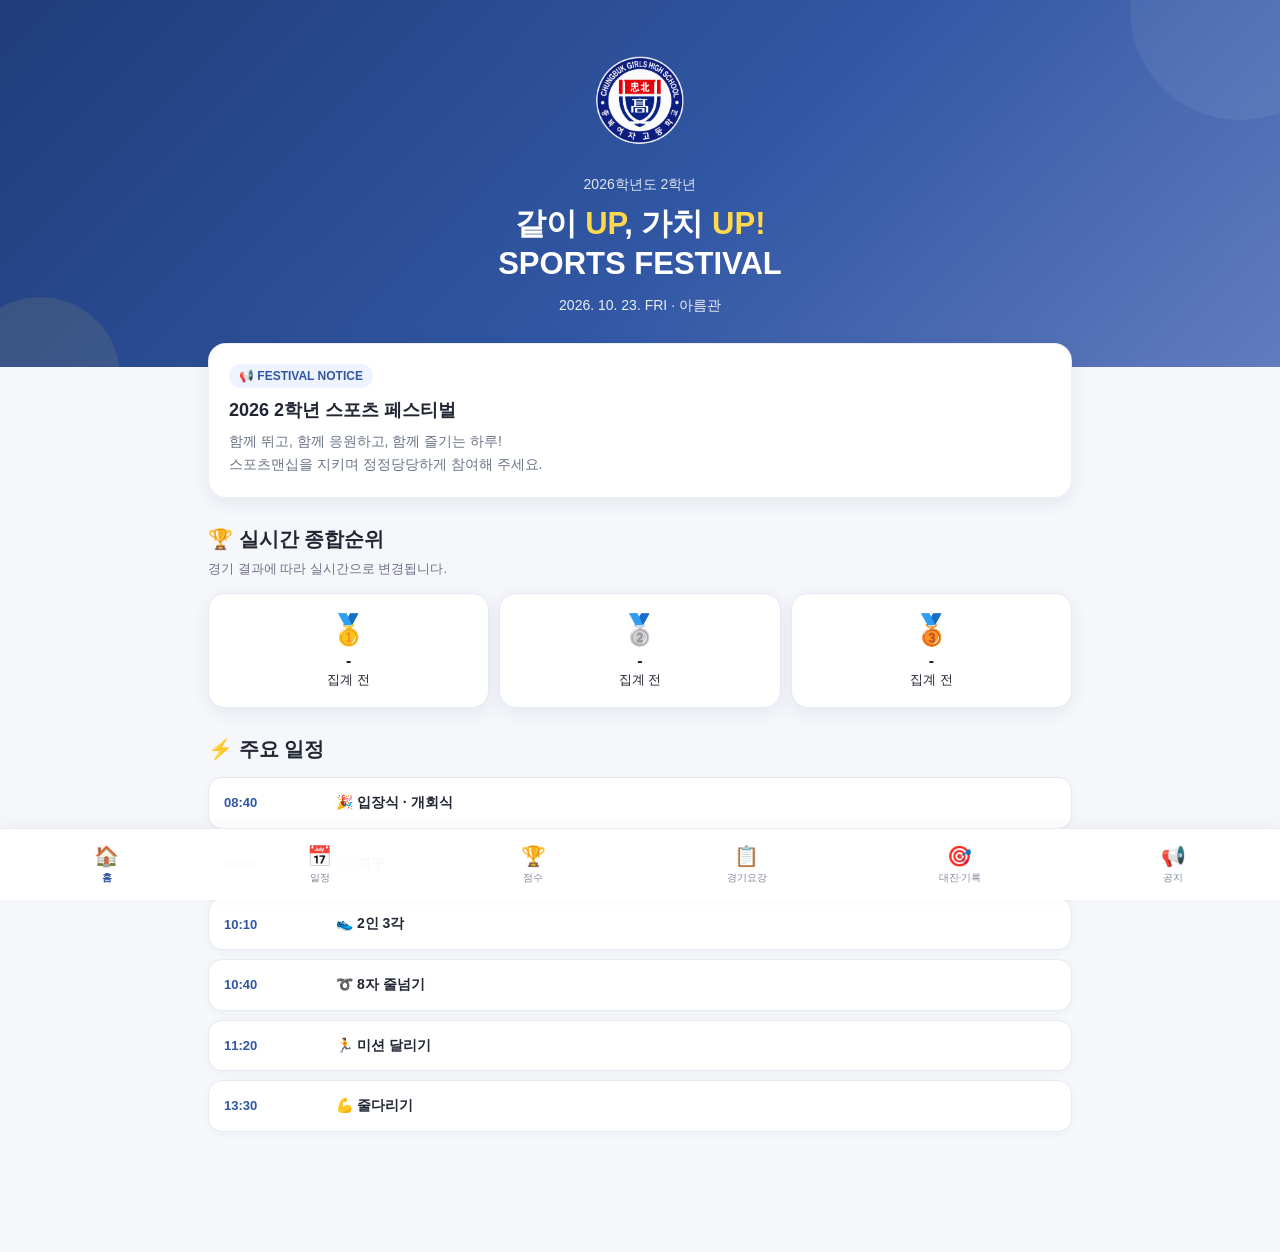
<file: index.html>
<!DOCTYPE html>
<html lang="ko">

<head>
  <meta charset="UTF-8">
  <meta name="viewport" content="width=device-width, initial-scale=1.0">

  <title>2026 2학년 같이 UP, 가치 UP! 스포츠 페스티벌</title>

  <!-- 우리가 만든 디자인 파일 -->
  <link rel="stylesheet" href="style.css">
</head>


<body>

<!-- ================================
     상단
================================ -->

<header class="hero">

  <div class="hero-content">
<div style="text-align:center; margin-bottom:18px;">
  <img
  src="school-logo.png"
    alt="충북여고 교표"
    style="width:110px; height:110px; object-fit:contain; display:block; margin:0 auto;"
  >
</div>
    <div class="small">
      2026학년도 2학년
    </div>

    <h1>
      같이 <span>UP</span>, 가치 <span>UP!</span><br>
      SPORTS FESTIVAL
    </h1>

    <p>
      2026. 10. 23. FRI · 아름관
    </p>

  </div>

</header>


<!-- ================================
     HOME
================================ -->

<main id="home" class="page active">

  <div class="container">

    <section class="card main-notice">

      <div class="notice-label">
        📢 FESTIVAL NOTICE
      </div>

      <h2>
        2026 2학년 스포츠 페스티벌
      </h2>

      <p>
        함께 뛰고, 함께 응원하고, 함께 즐기는 하루!<br>
        스포츠맨십을 지키며 정정당당하게 참여해 주세요.
      </p>

    </section>


    <!-- TOP 3 -->

    <h2 class="section-title">
      🏆 실시간 종합순위
    </h2>

    <p class="section-subtitle">
      경기 결과에 따라 실시간으로 변경됩니다.
    </p>


    <section class="ranking-top">

      <div class="rank-card">

        <div class="medal">
          🥇
        </div>

        <div id="rank-1">
          <strong>-</strong><br>
          <small>집계 전</small>
        </div>

      </div>


      <div class="rank-card">

        <div class="medal">
          🥈
        </div>

        <div id="rank-2">
          <strong>-</strong><br>
          <small>집계 전</small>
        </div>

      </div>


      <div class="rank-card">

        <div class="medal">
          🥉
        </div>

        <div id="rank-3">
          <strong>-</strong><br>
          <small>집계 전</small>
        </div>

      </div>

    </section>


    <!-- 주요 일정 -->

    <h2 class="section-title">
      ⚡ 주요 일정
    </h2>


    <section class="schedule-list">

      <div class="schedule-item">
        <div class="schedule-time">
          08:40
        </div>
        <div class="schedule-event">
          🎉 입장식 · 개회식
        </div>
      </div>


      <div class="schedule-item">
        <div class="schedule-time">
          09:00
        </div>
        <div class="schedule-event">
          🏐 피구
        </div>
      </div>


      <div class="schedule-item">
        <div class="schedule-time">
          10:10
        </div>
        <div class="schedule-event">
          👟 2인 3각
        </div>
      </div>


      <div class="schedule-item">
        <div class="schedule-time">
          10:40
        </div>
        <div class="schedule-event">
          ➰ 8자 줄넘기
        </div>
      </div>
 <div class="schedule-item">
        <div class="schedule-time">
          11:20
        </div>
        <div class="schedule-event">
          🏃 미션 달리기
        </div>
      </div>

      <div class="schedule-item">
        <div class="schedule-time">
          13:30
        </div>
        <div class="schedule-event">
          💪 줄다리기
        </div>
      </div>


     

    </section>

  </div>

</main>



<!-- ================================
     일정
================================ -->

<main id="schedule" class="page">
  <div class="container">

    <h2 class="section-title">
      📅 스포츠 페스티벌 일정
    </h2>

    <p class="section-subtitle">
      행사 진행 상황에 따라 시간은 변경될 수 있습니다.
    </p>

    <section class="schedule-list">

      <div class="schedule-item">
        <div class="schedule-time">08:30 ~ 08:40</div>
        <div class="schedule-event">반별 자리 배정 · 개회식 준비</div>
      </div>

      <div class="schedule-item">
        <div class="schedule-time">08:40 ~ 09:00</div>
        <div class="schedule-event">🎉 입장식 · 개회식 · 준비운동</div>
      </div>

      <div class="schedule-item">
        <div class="schedule-time">09:00 ~ 10:10</div>
        <div class="schedule-event">🏐 피구</div>
      </div>

      <div class="schedule-item">
        <div class="schedule-time">10:10 ~ 10:40</div>
        <div class="schedule-event">👟 2인 3각</div>
      </div>

      <div class="schedule-item">
        <div class="schedule-time">10:40 ~ 11:20</div>
        <div class="schedule-event">➰ 8자 줄넘기</div>
      </div>

      <div class="schedule-item">
        <div class="schedule-time">11:20 ~ 11:40</div>
        <div class="schedule-event">🏃 미션 달리기</div>
      </div>

      <div class="schedule-item">
        <div class="schedule-time">11:40 ~ 12:30</div>
        <div class="schedule-event">🎤 장기자랑 · 보니따 공연</div>
      </div>

      <div class="schedule-item">
        <div class="schedule-time">12:30 ~ 13:30</div>
        <div class="schedule-event">🍱 점심시간</div>
      </div>

      <div class="schedule-item">
        <div class="schedule-time">13:30 ~ 14:00</div>
        <div class="schedule-event">💪 줄다리기</div>
      </div>

      <div class="schedule-item">
        <div class="schedule-time">14:00 ~ 14:20</div>
        <div class="schedule-event">🏆 점수 집계 · 결과 발표</div>
      </div>

      <div class="schedule-item">
        <div class="schedule-time">14:20 ~</div>
        <div class="schedule-event">🧹 주변 청소 · 반별 종례</div>
      </div>

    </section>

  </div>
</main>
<!-- ================================
     실시간 점수
================================ -->

<main id="score" class="page">

  <div class="container">

    <h2 class="section-title">
      🏆 실시간 종합점수
    </h2>

    <p class="section-subtitle">
      종목별 점수와 현재 종합순위입니다.
    </p>


    <div class="table-wrap">

      <table class="score-table">

        <thead>

          <tr>

            <th>순위</th>
            <th>학급</th>
            <th>피구</th>
            <th>미션</th>
            <th>8자</th>
            <th>줄다리기</th>
            <th>2인3각</th>
            <th>총점</th>

          </tr>

        </thead>


        <tbody id="score-body">

        </tbody>

      </table>

    </div>

  </div>

</main>



<!-- ================================
     경기요강
================================ -->

<main id="rules" class="page">

  <div class="container">

    <h2 class="section-title">
      📋 경기요강
    </h2>

    <p class="section-subtitle">
      종목을 선택하면 경기 규칙을 확인할 수 있습니다.
    </p>


    <div class="sport-buttons">

      <button class="sport-btn active"
              data-sport="dodgeball">
        🏐 피구
      </button>

      <button class="sport-btn"
              data-sport="mission">
        🏃 미션달리기
      </button>

      <button class="sport-btn"
              data-sport="rope">
        ➰ 8자 줄넘기
      </button>

      <button class="sport-btn"
              data-sport="tug">
        💪 줄다리기
      </button>

      <button class="sport-btn"
              data-sport="three">
        👟 2인 3각
      </button>

    </div>



    <!-- 피구 -->

    <div id="rule-dodgeball"
         class="rule-content rule-card">

      <h3>
        🏐 피구
      </h3>

      <ul>
        <li>선수는 학급당 15명입니다.</li>
        <li>5분 단판 승부로 진행합니다.</li>
        <li>결승전은 5분씩 3전 2선승제로 진행합니다.</li>
        <li>동점일 경우 한 명이 더 아웃될 때까지 골든볼을 진행합니다.</li>
        <li>머리 높이로 공격할 수 없습니다.</li>
        <li>얼굴이나 머리에 맞은 경우 아웃되지 않고 공격권이 상대에게 넘어갑니다. 단, 공격을 피하다 맞은 경우는 제외합니다.</li>
        <li>라인을 밟거나 넘어가면 오버라인으로 아웃됩니다.</li>
        <li>패스는 3번까지 허용하며 4번째에는 반드시 공격해야 합니다.</li>
        <li>공격권이 상대에게 넘어가기 전 한 선수당 최대 3회까지 공격할 수 있습니다.</li>
        <li>심판의 판정에 따릅니다.</li>
      </ul>

    </div>



    <!-- 미션 달리기 -->

    <div id="rule-mission"
         class="rule-content rule-card"
         style="display:none">

      <h3>
        🏃 미션 달리기
      </h3>

      <ul>
        <li>선수는 학급당 5명입니다.</li>
        <li>3학급씩 3번 경기를 진행합니다.</li>
        <li>가장 빠른 기록을 기준으로 1위부터 9위까지 결정합니다.</li>
        <li>1번 주자는 훌라후프를 허리로 10회 돌린 후 출발합니다.</li>
        <li>2번 주자는 훌라후프로 양발 모아 줄넘기 10회를 성공한 후 출발합니다.</li>
        <li>3번 주자는 훌라후프 안에서 코끼리 코 10바퀴를 돈 후 출발합니다.</li>
        <li>4번 주자는 반환점에서 랜덤 미션지를 뽑고 해당 미션을 수행하며 골인합니다.</li>
        <li>미션을 정확히 수행하지 않으면 주자마다 기록에 3초를 추가합니다.</li>
      </ul>

    </div>



    <!-- 8자 줄넘기 -->

    <div id="rule-rope"
         class="rule-content rule-card"
         style="display:none">

      <h3>
        ➰ 8자 줄넘기
      </h3>

      <ul>
        <li>선수는 학급당 12명입니다.</li>
        <li>2명은 줄을 돌리고 10명은 줄넘기를 합니다.</li>
        <li>한 명씩 줄에 들어가고 나오면서 진행합니다.</li>
        <li>경기 시간은 1분 30초입니다.</li>
        <li>줄의 길이는 학급별 자유입니다.</li>
        <li>2회 실시하며 더 높은 기록을 최종 기록으로 인정합니다.</li>
        <li>한 사람이 연속하여 넘어도 한 번만 인정합니다.</li>
      </ul>

    </div>



    <!-- 줄다리기 -->

    <div id="rule-tug"
         class="rule-content rule-card"
         style="display:none">

      <h3>
        💪 줄다리기
      </h3>

      <ul>
        <li>학급 전체가 참여합니다.</li>
        <li>인원이 적은 학급의 인원에 맞춰 출전합니다.</li>
        <li>토너먼트 방식으로 진행합니다.</li>
        <li>20초씩 3전 2선승제로 진행합니다.</li>
        <li>시작 지점에서 줄을 1m 이상 당기면 승리합니다.</li>
      </ul>

    </div>



    <!-- 2인 3각 -->

    <div id="rule-three"
         class="rule-content rule-card"
         style="display:none">

      <h3>
        👟 2인 3각
      </h3>

      <ul>
        <li>선수는 학급당 8명입니다.</li>
        <li>2인 1조로 총 4개 조가 참가합니다.</li>
        <li>반환점을 돌아오는 릴레이 방식으로 진행합니다.</li>
        <li>첫 번째 조의 출발부터 마지막 네 번째 조가 결승선을 통과할 때까지 시간을 측정합니다.</li>
        <li>가장 빠른 기록을 기준으로 순위를 결정합니다.</li>
        <li>2인 3각 기구 자체를 배턴으로 사용합니다.</li>
      </ul>

    </div>

  </div>

</main>



<!-- ================================
     대진 · 기록
================================ -->
<!-- ================================
     대진 · 기록
================================ -->

<main id="records" class="page">
  <div class="container">

    <h2 class="section-title">🎯 대진 · 경기기록</h2>
    <p class="section-subtitle">
      종목별 대진과 학급별 경기 순서를 확인하세요.
    </p>

    <div class="sport-buttons" id="record-buttons">
      <button class="sport-btn active" data-record="dodgeball">🏐 피구</button>
      <button class="sport-btn" data-record="tug">💪 줄다리기</button>
      <button class="sport-btn" data-record="mission">🏃 미션 달리기</button>
      <button class="sport-btn" data-record="rope">➰ 8자 줄넘기</button>
      <button class="sport-btn" data-record="three">👟 2인 3각</button>
    </div>

    <!-- 피구 -->
   <!-- 피구 -->
<section class="record-panel" id="record-dodgeball">

  <div class="record-card">
    <h3>🏐 피구 토너먼트 대진표</h3>
    <p style="font-size:13px;color:#697386;line-height:1.7;margin-bottom:18px">
      9개 학급 참가 · 총 8경기 · 3위 결정전 없음
    </p>

    <h3>① 예선</h3>
    <div class="match">
      <div class="match-title">① 1경기</div>
      <div class="match-team">
        <span>8반</span><span>VS</span><span>5반</span>
      </div>
    </div>

    <h3 style="margin-top:24px">②~⑤ 8강</h3>

    <div class="match">
      <div class="match-title">② 2경기</div>
      <div class="match-team">
        <span>4반</span><span>VS</span><span>6반</span>
      </div>
    </div>

    <div class="match">
      <div class="match-title">③ 3경기</div>
      <div class="match-team">
        <span>1반</span><span>VS</span><span>3반</span>
      </div>
    </div>

    <div class="match">
      <div class="match-title">④ 4경기</div>
      <div class="match-team">
        <span>9반</span><span>VS</span><span>7반</span>
      </div>
    </div>

    <div class="match">
      <div class="match-title">⑤ 5경기</div>
      <div class="match-team">
        <span id="dodgeballMatch5Team1">① 승리 학급</span><span>VS</span><span>2반</span>
      </div>
    </div>

    <h3 style="margin-top:24px">⑥~⑦ 준결승</h3>

    <div class="match">
      <div class="match-title">⑥ 6경기</div>
      <div class="match-team">
        <span id="dodgeballMatch6Team1">③ 승리 학급</span><span>VS</span><span id="dodgeballMatch6Team2">② 승리 학급</span>
      </div>
    </div>

    <div class="match">
      <div class="match-title">⑦ 7경기</div>
      <div class="match-team">
        <span id="dodgeballMatch7Team1">⑤ 승리 학급</span><span>VS</span><span id="dodgeballMatch7Team2">④ 승리 학급</span>
      </div>
    </div>

    <h3 style="margin-top:24px">🏆 ⑧ 결승전</h3>

    <div class="match" style="border:2px solid #3157a4;background:#eef3ff">
      <div class="match-title">⑧ 8경기 · 3전 2선승제</div>
      <div class="match-team">
        <span id="dodgeballMatch8Team1">⑦ 승리 학급</span><span>VS</span><span id="dodgeballMatch8Team2">⑥ 승리 학급</span>
      </div>
    </div>

    <p style="font-size:12px;color:#697386;margin-top:14px;line-height:1.7">
      ※ 경기 결과가 입력되면 승리 학급과 다음 경기 진출 학급이 표시될 예정입니다.
    </p>

  </div>
  <div class="card" style="margin-top:16px;">
  <h3>🏆 피구 실시간 경기 결과</h3>
  <p style="font-size:13px;color:#697386;">
    경기 결과가 입력되면 승리 학급이 자동으로 표시됩니다.
  </p>
  <div id="dodgeballLiveResults">
    아직 입력된 경기 결과가 없습니다.
  </div>
</div>
</section>

    <!-- 줄다리기 -->
  <!-- 줄다리기 -->
<section class="record-panel" id="record-tug" style="display:none">
  
<div class="record-card">
  <h3>🏆 줄다리기 실시간 경기 결과</h3>
  <div id="tugLiveResults">
    아직 입력된 줄다리기 경기 결과가 없습니다.
  </div>
</div>


  <div class="record-card">
    <h3>💪 줄다리기 토너먼트 대진표</h3>
    <p style="font-size:13px;color:#697386;line-height:1.7;margin-bottom:18px">
      9개 학급 참가 · 총 8경기 · 3위 결정전 없음
    </p>

    <h3>① 예선</h3>
    <div class="match">
      <div class="match-title">① 1경기</div>
      <div class="match-team">
        <span>4반</span><span>VS</span><span>3반</span>
      </div>
    </div>

    <h3 style="margin-top:24px">②~⑤ 8강</h3>

    <div class="match">
      <div class="match-title">② 2경기</div>
      <div class="match-team">
        <span>5반</span><span>VS</span><span>8반</span>
      </div>
    </div>

    <div class="match">
      <div class="match-title">③ 3경기</div>
      <div class="match-team">
        <span>2반</span><span>VS</span><span>7반</span>
      </div>
    </div>

    <div class="match">
      <div class="match-title">④ 4경기</div>
      <div class="match-team">
        <span>6반</span><span>VS</span><span>9반</span>
      </div>
    </div>

    <div class="match">
      <div class="match-title">⑤ 5경기</div>
      <div class="match-team">
        
<span id="tugMatch5Team1">승리 학급</span><span>VS</span><span id="tugMatch5Team2">1반</span>

      </div>
    </div>

    <h3 style="margin-top:24px">⑥~⑦ 준결승</h3>

    <div class="match">
      <div class="match-title">⑥ 6경기</div>
      <div class="match-team">
        
<span id="tugMatch6Team1">승리 학급</span><span>VS</span><span id="tugMatch6Team2">승리 학급</span>

      </div>
    </div>

    <div class="match">
      <div class="match-title">⑦ 7경기</div>
      <div class="match-team">
        
<span id="tugMatch7Team1">승리 학급</span><span>VS</span><span id="tugMatch7Team2">승리 학급</span>

      </div>
    </div>

    <h3 style="margin-top:24px">🏆 ⑧ 결승전</h3>

    <div class="match" style="border:2px solid #3157a4;background:#eef3ff">
      <div class="match-title">⑧ 8경기 · 3전 2선승제</div>
      <div class="match-team">
        
<span id="tugMatch8Team1">승리 학급</span><span>VS</span><span id="tugMatch8Team2">승리 학급</span>

      </div>
    </div>

    <p style="font-size:12px;color:#697386;margin-top:14px;line-height:1.7">
      ※ 경기 결과가 입력되면 승리 학급과 다음 경기 진출 학급이 표시될 예정입니다.
    </p>

  </div>
</section>
    <!-- 미션 달리기 -->
   <!-- 미션 달리기 -->
<section class="record-panel" id="record-mission" style="display:none">
  <div class="record-card">
    <h3>🏃 미션 달리기 경기 조 편성표</h3>

    <p style="margin-bottom:14px;color:#697386;font-size:13px">
      2개 학급씩 함께 출발하며, 각 학급의 기록을 비교하여 전체 1~9위 순위를 결정합니다.
    </p>

    <div class="schedule-list">

      <div class="schedule-item">
        <div class="schedule-time">① 1경기</div>
        <div class="schedule-event">1반 · 6반</div>
      </div>

      <div class="schedule-item">
        <div class="schedule-time">② 2경기</div>
        <div class="schedule-event">7반 · 3반</div>
      </div>

      <div class="schedule-item">
        <div class="schedule-time">③ 3경기</div>
        <div class="schedule-event">5반 · 8반</div>
      </div>

      <div class="schedule-item">
        <div class="schedule-time">④ 4경기</div>
        <div class="schedule-event">9반 · 2반</div>
      </div>

      <div class="schedule-item">
        <div class="schedule-time">⑤ 5경기</div>
        <div class="schedule-event">4반 · 선생님팀</div>
      </div>

    </div>

    <div class="card" style="margin-top:16px;background:#eef3ff">
      <h3 style="margin-bottom:8px">🏆 선생님팀 도전 보너스</h3>
      <p style="font-size:14px;line-height:1.8">
        선생님팀보다 빠른 기록을 달성한 모든 학급에
        <strong>보너스 30점</strong>을 추가로 부여합니다.
      </p>
      <p style="font-size:12px;color:#697386;margin-top:8px">
        학급별 기본 점수는 1~9위 순위에 따라 별도 부여됩니다.
      </p>
    </div>
    <div class="card" style="margin-top:16px;">
  <h3>🏆 미션달리기 실시간 순위</h3>
  <p style="font-size:13px;color:#697386;">
    경기 기록이 입력되면 순위와 획득 점수가 자동으로 표시됩니다.
  </p>
  <div id="missionLiveRanking">
    아직 입력된 경기 기록이 없습니다.
  </div>
</div>

  </div>
</section>

    <!-- 8자 줄넘기 -->
    <section class="record-panel" id="record-rope" style="display:none">
      <div class="record-card">
        <h3>➰ 8자 줄넘기 출전 순서</h3>
        <p style="margin-bottom:14px;color:#697386;font-size:13px">
          반 순서대로 3개 학급씩 진행
        </p>
        <div class="schedule-list">
          <div class="schedule-item">
            <div class="schedule-time">1경기</div>
            <div class="schedule-event">1반 · 2반 · 3반</div>
          </div>
          <div class="schedule-item">
            <div class="schedule-time">2경기</div>
            <div class="schedule-event">4반 · 5반 · 6반</div>
          </div>
          <div class="schedule-item">
            <div class="schedule-time">3경기</div>
            <div class="schedule-event">7반 · 8반 · 9반</div>
          </div>
        </div>
      </div>
    <div class="card" style="margin-top:16px;">
  <h3>🏆 8자 줄넘기 실시간 순위</h3>
  <p style="font-size:13px;color:#697386;">
    학급별 2회 기록 중 최고 기록으로 순위와 점수를 결정합니다.
  </p>
  <div id="ropeLiveRanking">
    아직 입력된 경기 기록이 없습니다.
  </div>
</div>
    </section>

    <!-- 2인 3각 -->
    <section class="record-panel" id="record-three" style="display:none">
      <div class="record-card">
        <h3>👟 2인 3각 출전 순서</h3>
        <p style="margin-bottom:14px;color:#697386;font-size:13px">
          3개 학급씩 총 3경기
        </p>
        <div class="schedule-list">
          <div class="schedule-item">
            <div class="schedule-time">1경기</div>
            <div class="schedule-event">2반 · 9반 · 8반</div>
          </div>
          <div class="schedule-item">
            <div class="schedule-time">2경기</div>
            <div class="schedule-event">4반 · 3반 · 5반</div>
          </div>
          <div class="schedule-item">
            <div class="schedule-time">3경기</div>
            <div class="schedule-event">6반 · 1반 · 7반</div>
          </div>
        </div>
      </div>
      <div class="card" style="margin-top:16px;">
  <h3>🏆 2인 3각 실시간 순위</h3>
  <p style="font-size:13px;color:#697386;">
    학급별 경기 기록이 짧을수록 높은 순위를 받습니다.
  </p>
  <div id="threeLeggedLiveRanking">
    아직 입력된 경기 기록이 없습니다.
  </div>
</div>
    </section>

  </div>
</main>

<script>
document.addEventListener("DOMContentLoaded", function () {
  const buttons = document.querySelectorAll("[data-record]");
  const panels = document.querySelectorAll(".record-panel");

  buttons.forEach(function (button) {
    button.addEventListener("click", function () {
      const target = button.dataset.record;

      buttons.forEach(function (b) {
        b.classList.remove("active");
      });

      panels.forEach(function (panel) {
        panel.style.display = "none";
      });

      button.classList.add("active");

      const selected = document.getElementById("record-" + target);
      if (selected) selected.style.display = "block";
    });
  });
});
</script>




<!-- ================================
     공지사항
================================ -->

<main id="notice" class="page">

  <div class="container">

    <h2 class="section-title">
      📢 공지사항
    </h2>

    <p class="section-subtitle">
      스포츠 페스티벌 운영 공지를 확인해 주세요.
    </p>


    <div class="notice-item">

      <div class="date">
        FESTIVAL NOTICE
      </div>

      <h3>
        경기 전 선수 대기
      </h3>

      <p>
        원활한 경기 진행을 위해 출전 선수는
        경기 시작 전에 미리 대기해 주세요.
      </p>

    </div>


    <div class="notice-item">

      <div class="date">
        FESTIVAL NOTICE
      </div>

      <h3>
        스포츠맨십 준수
      </h3>

      <p>
        심판의 판정을 존중하고 상대 학급을 배려하며
        정정당당하게 경기에 참여해 주세요.
      </p>

    </div>


    <div class="notice-item">

      <div class="date">
        FESTIVAL NOTICE
      </div>

      <h3>
        경기 일정 안내
      </h3>

      <p>
        행사 진행 상황에 따라 경기 시간이 변경될 수 있으므로
        공지사항을 수시로 확인해 주세요.
      </p>

    </div>

  </div>

</main>



<!-- ================================
     하단 메뉴
================================ -->

<nav class="bottom-nav">

  <div class="nav-item active"
       data-page="home">

    <span>🏠</span>
    홈

  </div>


  <div class="nav-item"
       data-page="schedule">

    <span>📅</span>
    일정

  </div>


  <div class="nav-item"
       data-page="score">

    <span>🏆</span>
    점수

  </div>


  <div class="nav-item"
       data-page="rules">

    <span>📋</span>
    경기요강

  </div>


  <div class="nav-item"
       data-page="records">

    <span>🎯</span>
    대진·기록

  </div>


  <div class="nav-item"
       data-page="notice">

    <span>📢</span>
    공지

  </div>

</nav>


<!-- 우리가 만든 기능 파일 -->
<script src="script.js?v=20261021"></script>

</body>

</html>
</file>
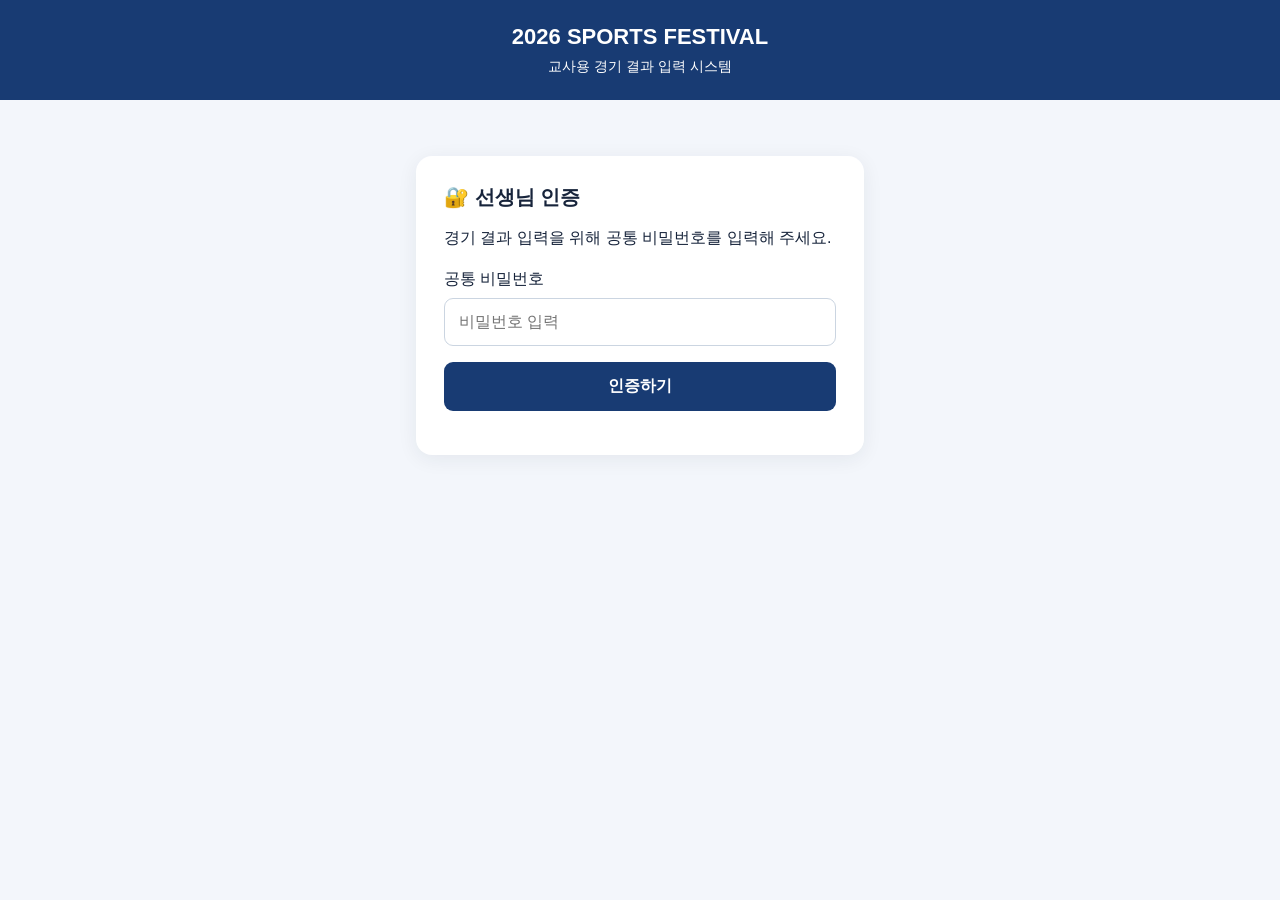
<file: teacher.html>
<!DOCTYPE html>
<html lang="ko">
<head>
  <meta charset="UTF-8">
  <meta name="viewport" content="width=device-width, initial-scale=1.0">
  <title>2026 스포츠 페스티벌 | 교사용</title>
  <style>
    * { box-sizing: border-box; }
    body {
      margin: 0;
      background: #f3f6fb;
      font-family: Arial, sans-serif;
      color: #17243b;
    }
    header {
      background: #183b73;
      color: white;
      padding: 24px 16px;
      text-align: center;
    }
    header h1 { margin: 0 0 8px; font-size: 22px; }
    header p { margin: 0; font-size: 14px; }
    main { max-width: 480px; margin: 40px auto; padding: 16px; }
    .card {
      background: white;
      border-radius: 16px;
      padding: 28px;
      box-shadow: 0 4px 20px #17243b12;
    }
    h2 { margin-top: 0; font-size: 20px; }
    label { display: block; margin: 20px 0 8px; }
    input {
      width: 100%;
      padding: 14px;
      border: 1px solid #cbd5e1;
      border-radius: 9px;
      font-size: 16px;
    }
    button {
      width: 100%;
      margin-top: 16px;
      padding: 14px;
      border: 0;
      border-radius: 9px;
      background: #183b73;
      color: white;
      font-size: 16px;
      font-weight: bold;
      cursor: pointer;
    }
    #message { margin-top: 16px; font-size: 14px; }
  </style>
</head>
<body>
  <header>
    <h1>2026 SPORTS FESTIVAL</h1>
    <p>교사용 경기 결과 입력 시스템</p>
  </header>

  <main>
    <section class="card">
      <h2>🔐 선생님 인증</h2>
      <p>경기 결과 입력을 위해 공통 비밀번호를 입력해 주세요.</p>

      <form id="loginForm">
        <label for="password">공통 비밀번호</label>
        <input
          id="password"
          type="password"
          placeholder="비밀번호 입력"
          autocomplete="off"
          required
        >
        <button type="submit">인증하기</button>
      </form>

      <p id="message" role="status"></p>
    </section>

<section id="resultSection" class="card" style="display:none; margin-top:20px;">
  <h2>🏆 경기 결과 입력</h2>
  <p>종목을 선택하고 경기 기록을 입력해 주세요.</p>

  <label for="sport">종목 선택</label>
  <select id="sport" style="width:100%; padding:14px; border:1px solid #cbd5e1; border-radius:9px; font-size:16px;">
    <option value="">종목을 선택하세요</option>
    <option value="dodgeball">피구</option>
    <option value="tug">줄다리기</option>
    <option value="rope">8자 줄넘기</option>
    <option value="threeLegged">2인 3각</option>
    <option value="mission">미션달리기</option>
  </select>


<div id="dodgeballInput" style="display:none; margin-top:24px;">
  <h3>🏐 피구 경기 결과 입력</h3>
  <p>경기별 승리 학급을 선택하고 저장합니다.</p>
  <label for="dodgeballMatch">경기 선택</label>
  <select id="dodgeballMatch" style="width:100%; padding:12px; margin-top:8px;">
    <option value="">경기를 선택하세요</option>
    <option value="1">1경기</option>
    <option value="2">2경기</option>
    <option value="3">3경기</option>
    <option value="4">4경기</option>
    <option value="5">5경기</option>
    <option value="6">6경기</option>
    <option value="7">7경기</option>
    <option value="8">8경기 (결승)</option>
  </select>
    <label for="dodgeballWinner" style="display:block; margin-top:16px;">승리 학급</label>
  <select id="dodgeballWinner" style="width:100%; padding:12px; margin-top:8px;">
    <option value="">승리 학급을 선택하세요</option>
    <option value="1">1반</option>
    <option value="2">2반</option>
    <option value="3">3반</option>
    <option value="4">4반</option>
    <option value="5">5반</option>
    <option value="6">6반</option>
    <option value="7">7반</option>
    <option value="8">8반</option>
    <option value="9">9반</option>
  </select>
  <button type="button" id="saveDodgeball"
  style="width:100%; margin-top:20px; padding:14px;">
  🏆 피구 경기 결과 저장
</button>

<p id="dodgeballMessage" role="status"></p>
</div>
  <div id="tugInput" style="display:none; margin-top:24px;">
  <h3>💪 줄다리기 경기 결과 입력</h3>
  <p>경기별 승리 학급을 선택하고 저장합니다.</p>
  <label for="tugMatch" style="display:block; margin-top:16px;">
  경기 선택
</label>
<select id="tugMatch" style="width:100%; padding:12px; margin-top:8px;">
  <option value="">경기를 선택하세요</option>
    <option value="1">1경기 (4반 VS 3반)</option>
  <option value="2">2경기 (5반 VS 8반)</option>
  <option value="3">3경기 (2반 VS 7반)</option>
  <option value="4">4경기 (6반 VS 9반)</option>
  <option value="5">5경기 (① 승리 학급 VS 1반)</option>
  <option value="6">6경기 (③ 승리 학급 VS ② 승리 학급)</option>
  <option value="7">7경기 (⑤ 승리 학급 VS ④ 승리 학급)</option>
  <option value="8">8경기 (결승전)</option>
</select>
  <label for="tugWinner" style="display:block; margin-top:16px;">
  승리 학급
</label>
<select id="tugWinner" style="width:100%; padding:12px; margin-top:8px;">
  <option value="">승리 학급을 선택하세요</option>
</select>
  <button type="button" id="saveTug"
  style="width:100%; margin-top:20px; padding:14px;">
  🏆 줄다리기 경기 결과 저장
</button>

<p id="tugMessage" role="status"></p>
</div>
<script>
const tugTeams = {
  "1": [4, 3],
  "2": [5, 8],
  "3": [2, 7],
  "4": [6, 9]
};
async function loadTugWinners() {
  const response = await fetch(
    "https://tdrebwaendjrwqcfforx.supabase.co/rest/v1/festival_results?sport=eq.tug&select=match_id,winner_class",
    {
      headers: {
        apikey: "eyJhbGciOiJIUzI1NiIsInR5cCI6IkpXVCJ9.eyJpc3MiOiJzdXBhYmFzZSIsInJlZiI6InRkcmVid2FlbmRqcndxY2Zmb3J4Iiwicm9sZSI6ImFub24iLCJpYXQiOjE3OTIxMTU3MTcsImV4cCI6MjEwNzY5MTcxN30.cgFIaVbCCaqfWSfzC37Vrr3WC1UQnqQKB4Kk7gghIhc"
      }
    }
  );

  if (!response.ok) {
    throw new Error("줄다리기 경기 결과 조회 실패");
  }

  const records = await response.json();

  return Object.fromEntries(
    records
      .filter(record => record.winner_class !== null)
      .map(record => [
        String(record.match_id),
        Number(record.winner_class)
      ])
  );
}
document.getElementById("tugMatch").addEventListener("change", async function () {
  const winnerSelect = document.getElementById("tugWinner");
  let teams = tugTeams[this.value] || [];

if (this.value === "5") {
  try {
    const winners = await loadTugWinners();
    teams = winners["1"] ? [winners["1"], 1] : [];
  } catch (error) {
    console.error("줄다리기 진출 학급 조회 오류:", error);
    teams = [];
  }
}

  if (this.value === "6") {
  try {
    const winners = await loadTugWinners();
    teams = winners["3"] && winners["2"]
      ? [winners["3"], winners["2"]]
      : [];
  } catch (error) {
    console.error("줄다리기 6경기 진출 학급 조회 오류:", error);
    teams = [];
  }
}
  if (this.value === "7") {
  try {
    const winners = await loadTugWinners();
    teams = winners["5"] && winners["4"]
      ? [winners["5"], winners["4"]]
      : [];
  } catch (error) {
    console.error("줄다리기 7경기 진출 학급 조회 오류:", error);
    teams = [];
  }
}
  if (this.value === "8") {
  try {
    const winners = await loadTugWinners();
    teams = winners["7"] && winners["6"]
      ? [winners["7"], winners["6"]]
      : [];
  } catch (error) {
    console.error("줄다리기 결승전 진출 학급 조회 오류:", error);
    teams = [];
  }
}
  winnerSelect.innerHTML =
    '<option value="">승리 학급을 선택하세요</option>';

  teams.forEach(classNum => {
    const option = document.createElement("option");
    option.value = String(classNum);
    option.textContent = `${classNum}반`;
    winnerSelect.appendChild(option);
  });
});
</script>
<div id="ropeInput" style="display:none; margin-top:24px;">
  <h3>🏅 8자 줄넘기 기록 입력</h3>
  <p>각 반의 1차·2차 기록을 입력해 주세요.</p>
  <p style="color:#64748b; font-size:14px;">
    두 번의 시도 중 높은 횟수를 최종 기록으로 반영합니다.
  </p>

  <div id="ropeClassInputs"></div>
  <div id="ropeRanking" style="margin-top:24px;">
  <h3>🏆 8자 줄넘기 실시간 순위</h3>
  <p style="color:#64748b; font-size:14px;">
    각 반의 최고 기록을 기준으로 순위가 자동 계산됩니다.
  </p>
    <p style="color:#d97706; font-size:13px;">
  ※ 모든 학급의 기록 입력 전까지 순위와 점수는 임시 결과입니다.
</p>
    <div id="ropeProgress"
     style="background:#f1f5f9; padding:14px; border-radius:10px; margin-bottom:16px;">
  <strong>📋 기록 입력 현황</strong>
  <p id="ropeProgressCount" style="margin:8px 0;">
    입력 현황을 불러오는 중...
  </p>
  <div style="background:#cbd5e1; height:10px; border-radius:10px; overflow:hidden;">
    <div id="ropeProgressBar"
         style="background:#2563eb; width:0%; height:100%;"></div>
  </div>
  <p id="ropeProgressMissing"
     style="font-size:13px; color:#64748b; margin-top:10px;"></p>
</div>
  <div id="ropeRankingTable">
    아직 입력된 기록이 없습니다.
  </div>
</div>
  <button type="button" id="saveRopeButton" style="display:none;">💾 8자 줄넘기 기록 저장</button>
<p id="ropeSaveMessage" role="status"></p>
</div>

<script>
  const ropeContainer = document.getElementById("ropeClassInputs");

  for (let classNum = 1; classNum <= 9; classNum++) {
    ropeContainer.innerHTML += `
      <div style="border:1px solid #e2e8f0; border-radius:10px;
                  padding:16px; margin-top:12px;">
        <h4>${classNum}반</h4>
       
<div style="display:grid; grid-template-columns:1fr 1fr; gap:12px;">
  <div>
    <label for="rope-first-${classNum}">1차 시도 (회)</label>
    <input id="rope-first-${classNum}" type="number"
           min="0" step="1" placeholder="1차 기록">
  </div>
  <div>
    <label for="rope-second-${classNum}">2차 시도 (회)</label>
    <input id="rope-second-${classNum}" type="number"
           min="0" step="1" placeholder="2차 기록">
  </div>
</div>

<button type="button"
  id="save-rope-${classNum}"
  style="margin-top:12px;">
  💾 ${classNum}반 기록 저장
</button>
<p id="rope-status-${classNum}" role="status"></p>
      </div>
    `;
  }

  document.getElementById("sport").addEventListener("change", function () {
      document.getElementById("dodgeballInput").style.display =
    this.value === "dodgeball" ? "block" : "none";
    document.getElementById("tugInput").style.display =
  this.value === "tug" ? "block" : "none";
    document.getElementById("ropeInput").style.display =
      this.value === "rope" ? "block" : "none";
    document.getElementById("threeLeggedInput").style.display =
  this.value === "threeLegged" ? "block" : "none";
    document.getElementById("missionInput").style.display =
  this.value === "mission" ? "block" : "none";
  });
</script>
<div id="threeLeggedInput" style="display:none; margin-top:24px;">
  <h3>🏃‍♀️ 2인 3각 기록 입력</h3>
  <p>각 학급의 경기 기록을 초 단위로 입력해 주세요.</p>
  <p style="color:#64748b; font-size:14px;">
    기록이 짧을수록 높은 순위를 받습니다.
  </p>
  <div id="threeLeggedClassInputs"></div>
  <div id="threeLeggedRanking" style="margin-top:24px;">
  <h3>🏆 2인 3각 실시간 순위</h3>
  <p id="threeLeggedProgress">기록 입력 현황: 0/9학급</p>
  <div id="threeLeggedRankingTable">
    아직 입력된 기록이 없습니다.
  </div>
</div>
  <script>
  const threeLeggedContainer =
    document.getElementById("threeLeggedClassInputs");

  for (let classNum = 1; classNum <= 9; classNum++) {
    threeLeggedContainer.innerHTML += `
      <div style="border:1px solid #e2e8f0; border-radius:10px; padding:16px; margin-top:12px;">
        <h4>${classNum}반</h4>

        <label for="threeLegged-${classNum}">
          경기 기록 (초)
        </label>

        <input
          id="threeLegged-${classNum}"
          type="number"
          min="0.01"
          step="0.01"
          placeholder="예: 35.42"
        >

        <button
          type="button"
          id="save-threeLegged-${classNum}"
          style="margin-top:12px;">
          💾 ${classNum}반 기록 저장
        </button>

        <p id="threeLegged-status-${classNum}" role="status"></p>
      </div>
    `;
  }
</script>
</div>
  <div id="missionInput" style="display:none; margin-top:24px;">
  <h3>🏃 미션달리기 기록 입력</h3>
  <p>각 학급의 경기 소요 시간을 초 단위로 입력해 주세요.</p>
  <p style="color:#64748b; font-size:14px;">
    기록이 짧을수록 높은 순위를 받습니다.
  </p>
    <div style="border:2px solid #1e3a70; border-radius:12px; padding:16px; margin:20px 0;">
  <h3>👨‍🏫 선생님 팀 기준 기록</h3>
  <p>선생님 팀보다 빠른 학급에 보너스 30점이 자동 부여됩니다.</p>

  <label for="missionTeacherTime">선생님 팀 기록 (초)</label>
  <input
    id="missionTeacherTime"
    type="number"
    min="0.01"
    step="0.01"
    placeholder="예: 70.00"
  >

  <button type="button" id="saveMissionTeacherTime">
    💾 선생님 팀 기록 저장
  </button>

  <p id="missionTeacherStatus" role="status"></p>
</div>
  <div id="missionClassInputs"></div>
    <div id="missionRanking" style="margin-top:24px;">
  <h3>🏆 미션달리기 실시간 순위</h3>
  <p id="missionProgress">기록 입력 현황: 0/9학급</p>
  <div id="missionRankingTable">
    아직 입력된 기록이 없습니다.
  </div>
</div>
</div>
  <script>
  const missionContainer =
    document.getElementById("missionClassInputs");

  for (let classNum = 1; classNum <= 9; classNum++) {
    missionContainer.innerHTML += `
      <div style="border:1px solid #e2e8f0; border-radius:10px; padding:16px; margin-top:12px;">
        <h4>${classNum}반</h4>

        <label for="mission-${classNum}">경기 기록 (초)</label>
        <input
          id="mission-${classNum}"
          type="number"
          min="0.01"
          step="0.01"
          placeholder="예: 65.42"
        >

        <button type="button" id="save-mission-${classNum}">
          💾 ${classNum}반 기록 저장
        </button>

        <p id="mission-status-${classNum}" role="status"></p>
      </div>
    `;
  }
</script>
</section>

  </main>

  
<script>
  const FUNCTION_URL =
    "https://tdrebwaendjrwqcfforx.supabase.co/functions/v1/festival-admin";

  let teacherPassword = "";
  let teacherToken = localStorage.getItem("festivalTeacherToken") || "";
  async function getExistingResult(sport, matchId) {
  const url = "https://tdrebwaendjrwqcfforx.supabase.co";
  const key = "sb_publishable_Y3k600Ij5iIlOFK8CNKhJg_WLevWGFo";

  const params = new URLSearchParams({
    sport: `eq.${sport}`,
    match_id: `eq.${matchId}`,
    select: "*"
  });

  const response = await fetch(
    `${url}/rest/v1/festival_results?${params}`,
    {
      headers: { apikey: key }
    }
  );

  if (!response.ok) {
    throw new Error("기존 경기 기록 확인 실패");
  }

  const records = await response.json();
  return records[0] || null;
}
  async function loadRopeRecords() {
  const SUPABASE_URL = "https://tdrebwaendjrwqcfforx.supabase.co";

  // script.js에 설정된 공개용 API 키를 사용
  const SUPABASE_KEY = "sb_publishable_Y3k600Ij5iIlOFK8CNKhJg_WLevWGFo";

  try {
    const response = await fetch(
      `${SUPABASE_URL}/rest/v1/festival_results?sport=eq.rope&select=*`,
      {
        headers: {
          apikey: SUPABASE_KEY
        }
      }
    );

    if (!response.ok) {
      throw new Error("기록 조회 실패");
    }

    const records = await response.json();
    const bestRecords = {};

for (const record of records) {
  const match = record.match_id.match(
    /^class_(\d+)_attempt_([12])$/
  );

  if (!match) continue;

  const classNum = Number(match[1]);
  const value = Number(record.result_value);

  if (!Number.isInteger(classNum) ||
      classNum < 1 || classNum > 9 ||
      !Number.isFinite(value)) continue;

  if (!(classNum in bestRecords)) {
    bestRecords[classNum] = value;
  } else {
    bestRecords[classNum] = Math.max(
      bestRecords[classNum],
      value
    );
  }
}

    const completedClasses = Object.keys(bestRecords)
  .map(Number)
  .sort((a, b) => a - b);

const missingClasses = [];

for (let classNum = 1; classNum <= 9; classNum++) {
  if (!(classNum in bestRecords)) {
    missingClasses.push(classNum);
  }
}

const completedCount = completedClasses.length;
const progressPercent = (completedCount / 9) * 100;

document.getElementById("ropeProgressCount").textContent =
  `✅ ${completedCount} / 9개 학급 입력 완료`;

document.getElementById("ropeProgressBar").style.width =
  `${progressPercent}%`;

document.getElementById("ropeProgressMissing").textContent =
  missingClasses.length > 0
    ? `미입력 학급: ${missingClasses.map(n => `${n}반`).join(", ")}`
    : "🎉 모든 학급의 기록이 입력되었습니다!";
const sorted = Object.entries(bestRecords)
  .map(([classNum, best]) => ({
    classNum: Number(classNum),
    best
  }))
  .sort((a, b) => b.best - a.best || a.classNum - b.classNum);

const scores = [120, 110, 100, 90, 80, 70, 60, 50, 40];

let rankingHtml = `
  <table style="width:100%; border-collapse:collapse; text-align:center;">
    <thead>
      <tr>
        <th>순위</th>
        <th>학급</th>
        <th>최고 기록</th>
        <th>점수</th>
      </tr>
    </thead>
    <tbody>
`;

sorted.forEach((item, index) => {
  const rank = [...new Set(sorted.map(other => other.best))]
  .indexOf(item.best) + 1;

  rankingHtml += `
    <tr>
      <td>${rank}위</td>
      <td>${item.classNum}반</td>
      <td>${item.best}회</td>
      <td>${scores[rank - 1]}점</td>
    </tr>
  `;
});

rankingHtml += "</tbody></table>";

document.getElementById("ropeRankingTable").innerHTML =
  sorted.length > 0
    ? rankingHtml
    : "아직 입력된 기록이 없습니다.";

    for (const record of records) {
      const match = record.match_id.match(
        /^class_(\d+)_attempt_([12])$/
      );

      if (!match) continue;

      const classNum = Number(match[1]);
      const attemptNum = Number(match[2]);

      const inputId = attemptNum === 1
        ? `rope-first-${classNum}`
        : `rope-second-${classNum}`;

      const input = document.getElementById(inputId);

      if (input) {
        input.value = record.result_value;
      }
    }

  } catch (error) {
    console.error("8자 줄넘기 기록 불러오기 오류:", error);
  }
}
// 2인 3각 저장 기록 자동 불러오기
async function loadThreeLeggedRecords() {
  const SUPABASE_URL = "https://tdrebwaendjrwqcfforx.supabase.co";

  // 공개용 API 키는 기존 설정을 사용
  const SUPABASE_KEY = "sb_publishable_Y3k600Ij5iIlOFK8CNKhJg_WLevWGFo";

  try {
    const response = await fetch(
      `${SUPABASE_URL}/rest/v1/festival_results?sport=eq.threeLegged&select=*`,
      {
        headers: {
          apikey: SUPABASE_KEY
        }
      }
    );

    if (!response.ok) {
      throw new Error("2인 3각 기록 조회 실패");
    }

    const records = await response.json();

    for (const record of records) {
      const match = record.match_id.match(/^class_(\d+)$/);

      if (!match) continue;

      const classNum = Number(match[1]);

      if (classNum < 1 || classNum > 9) continue;

      const input = document.getElementById(
        `threeLegged-${classNum}`
      );

      if (input) {
        input.value = record.result_value;
      }
    }
    updateThreeLeggedRanking(records);
    
  } catch (error) {
    console.error("2인 3각 기록 불러오기 오류:", error);
  }
}
  // 미션달리기 저장 기록 자동 불러오기
async function loadMissionRecords() {
  const SUPABASE_URL = "https://tdrebwaendjrwqcfforx.supabase.co";
  const SUPABASE_KEY = "sb_publishable_Y3k600Ij5iIlOFK8CNKhJg_WLevWGFo";

  try {
    const response = await fetch(
      `${SUPABASE_URL}/rest/v1/festival_results?sport=eq.mission&select=*`,
      {
        headers: {
          apikey: SUPABASE_KEY
        }
      }
    );

    if (!response.ok) {
      throw new Error("미션달리기 기록 조회 실패");
    }

    const records = await response.json();

    for (const record of records) {
      const match = record.match_id.match(/^class_([1-9])$/);

      if (!match) continue;

      const classNum = Number(match[1]);
      const input = document.getElementById(`mission-${classNum}`);

      if (input) {
        input.value = record.result_value;
      }
      
    }

    restoreMissionTeacherTime(records);
     updateMissionRanking(records);
  } catch (error) {
    console.error("미션달리기 기록 불러오기 오류:", error);
  }
}
  // 미션달리기 실시간 순위 계산
  function restoreMissionTeacherTime(records) {
  const teacherRecord = records.find(
    record => record.sport === "mission" && record.match_id === "teacher_team"
  );

  const input = document.getElementById("missionTeacherTime");

  if (input && teacherRecord) {
    input.value = teacherRecord.result_value;
  }
}
function updateMissionRanking(records) {
  const teacherRecord = records.find(
  record => record.sport === "mission" && record.match_id === "teacher_team"
);
const teacherTime = teacherRecord && Number(teacherRecord.result_value) > 0
  ? Number(teacherRecord.result_value) : null;
  const validRecords = records
    .filter(record =>
      /^class_[1-9]$/.test(record.match_id) &&
      Number(record.result_value) > 0
    )
    .sort((a, b) =>
      Number(a.result_value) - Number(b.result_value)
    );

  const progress = document.getElementById("missionProgress");
  const table = document.getElementById("missionRankingTable");

  progress.textContent =
    `기록 입력 현황: ${validRecords.length}/9학급`;

  if (validRecords.length === 0) {
    table.textContent = "아직 입력된 기록이 없습니다.";
    return;
  }

  const scores = [120, 110, 100, 90, 80, 70, 60, 50, 40];

  let rank = 0;
  let previousTime = null;

  const rows = validRecords.map(record => {
    const time = Number(record.result_value);

    if (previousTime === null || time !== previousTime) {
      rank++;
    }

    previousTime = time;

    return {
      classNum: Number(record.class_number),
      time,
      rank,
      bonus: teacherTime !== null && Number(record.result_value) < teacherTime,
      score: scores[rank - 1] + (teacherTime !== null && Number(record.result_value) < teacherTime ? 30 : 0)
    };
  });
  table.innerHTML = `
    <table style="width:100%; border-collapse:collapse; text-align:center;">
      <thead>
        <tr>
          <th>순위</th>
          <th>학급</th>
          <th>기록</th>
          <th>점수</th>
        </tr>
      </thead>
      <tbody>
        ${rows.map(row => `
          <tr>
            <td>${row.rank}위</td>
            <td>${row.classNum}반</td>
            <td>${row.time.toFixed(2)}초</td>
            <td>${row.score}점${row.bonus ? " 🏅 보너스 점수 획득!" : ""}</td>
          </tr>
        `).join("")}
      </tbody>
    </table>
  `;
}
  // 2인 3각 실시간 순위 계산
function updateThreeLeggedRanking(records) {
  const validRecords = records
    .filter(record =>
      /^class_[1-9]$/.test(record.match_id) &&
      Number(record.result_value) > 0
    )
    .sort((a, b) =>
      Number(a.result_value) - Number(b.result_value)
    );

  const progress = document.getElementById("threeLeggedProgress");
  const table = document.getElementById("threeLeggedRankingTable");

  progress.textContent =
    `기록 입력 현황: ${validRecords.length}/9학급`;

  if (validRecords.length === 0) {
    table.textContent = "아직 입력된 기록이 없습니다.";
    return;
  }

  const scores = [120, 110, 100, 90, 80, 70, 60, 50, 40];

  let rank = 0;
  let previousTime = null;

  const rows = validRecords.map(record => {
    const time = Number(record.result_value);

    if (previousTime === null || time !== previousTime) {
      rank++;
    }

    previousTime = time;

    return {
      classNum: Number(record.class_number),
      time,
      rank,
      score: scores[rank - 1]
    };
  });

  table.innerHTML = `
    <table style="width:100%; border-collapse:collapse; text-align:center;">
      <thead>
        <tr>
          <th>순위</th>
          <th>학급</th>
          <th>기록</th>
          <th>점수</th>
        </tr>
      </thead>
      <tbody>
        ${rows.map(row => `
          <tr>
            <td>${row.rank}위</td>
            <td>${row.classNum}반</td>
            <td>${row.time.toFixed(2)}초</td>
            <td>${row.score}점</td>
          </tr>
        `).join("")}
      </tbody>
    </table>
  `;
}
for (let classNum = 1; classNum <= 9; classNum++) {
  document.getElementById(`save-rope-${classNum}`)
    .addEventListener("click", async function () {
      const button = this;
      const message = document.getElementById(`rope-status-${classNum}`);

      if (!teacherPassword && !teacherToken) {
        message.textContent = "먼저 선생님 인증을 해주세요.";
        message.style.color = "red";
        return;
      }

      const first = document.getElementById(`rope-first-${classNum}`).value.trim();
      const second = document.getElementById(`rope-second-${classNum}`).value.trim();

      const valid = (value) =>
        value === "" ||
        (Number.isInteger(Number(value)) && Number(value) >= 0);

      if ((first === "" && second === "") ||
          !valid(first) || !valid(second)) {
        message.textContent = "1차 또는 2차 기록을 정확히 입력해 주세요.";
        message.style.color = "red";
        return;
      }

      const attempts = [
        { number: 1, value: first },
        { number: 2, value: second }
      ];

      try {
  const existing = await Promise.all(
    attempts
      .filter(attempt => attempt.value !== "")
      .map(attempt =>
        getExistingResult(
          "rope",
          `class_${classNum}_attempt_${attempt.number}`
        )
      )
  );

  if (existing.some(record => record !== null)) {
    const confirmed = confirm(
      `⚠️ ${classNum}반의 줄넘기 기록이 이미 저장되어 있습니다.\n\n기존 기록을 수정하시겠습니까?`
    );

    if (!confirmed) return;
  }
} catch (error) {
  message.textContent = "기존 기록을 확인하지 못했습니다. 다시 시도해 주세요.";
  message.style.color = "red";
  return;
}
      button.disabled = true;
      message.style.color = "#17243b";
      message.textContent = "저장 중...";

      try {
        for (const attempt of attempts) {
          if (attempt.value === "") continue;

          const response = await fetch(FUNCTION_URL, {
            method: "POST",
            headers: { "Content-Type": "application/json" },
            body: JSON.stringify({
              action: "save",
              password: teacherPassword,
              token: teacherToken,
              sport: "rope",
              match_id: `class_${classNum}_attempt_${attempt.number}`,
              class_number: classNum,
              result_value: Number(attempt.value),
              winner_class: null
            })
          });

          const result = await response.json();

          if (!response.ok || !result.success) {
            throw new Error(result.error || "기록 저장 실패");
          }
        }

        const best = Math.max(
          first === "" ? 0 : Number(first),
          second === "" ? 0 : Number(second)
        );

        message.textContent = `✅ 저장 완료! 최고 기록 ${best}회`;
        await loadRopeRecords();
        message.style.color = "green";

      } catch (error) {
        message.textContent = `⚠️ 저장 오류: ${error.message}`;
        message.style.color = "red";
      } finally {
        button.disabled = false;
      }
    });
}

  
  const dodgeballTeams = {
  "1": [8, 5],
  "2": [4, 6],
  "3": [1, 3],
  "4": [9, 7],
  "5": [2]
};
  async function loadDodgeballWinners() {
  const response = await fetch(
    "https://tdrebwaendjrwqcfforx.supabase.co/rest/v1/festival_results?sport=eq.dodgeball&select=match_id,winner_class",
    {
      headers: {
        apikey: "eyJhbGciOiJIUzI1NiIsInR5cCI6IkpXVCJ9.eyJpc3MiOiJzdXBhYmFzZSIsInJlZiI6InRkcmVid2FlbmRqcndxY2Zmb3J4Iiwicm9sZSI6ImFub24iLCJpYXQiOjE3OTIxMTU3MTcsImV4cCI6MjEwNzY5MTcxN30.cgFIaVbCCaqfWSfzC37Vrr3WC1UQnqQKB4Kk7gghIhc"
      }
    }
  );

  if (!response.ok) {
    throw new Error("피구 경기 결과 조회 실패");
  }

  const records = await response.json();
  return Object.fromEntries(
    records
      .filter(record => record.winner_class !== null)
      .map(record => [record.match_id, Number(record.winner_class)])
  );
}
  document.getElementById("dodgeballMatch").addEventListener("change", async function () {
  const winnerSelect = document.getElementById("dodgeballWinner");
  const matchId = this.value;
let teams = dodgeballTeams[matchId] || [];

if (matchId === "5") {
  try {
    const winners = await loadDodgeballWinners();
    teams = winners["1"] ? [winners["1"], 2] : [];
  } catch (error) {
    console.error("피구 경기 결과 조회 오류:", error);
    teams = [];
  }
}
    if (matchId === "6" || matchId === "7") {
  try {
    const winners = await loadDodgeballWinners();

    const previousMatches = matchId === "6"
      ? ["3", "2"]
      : ["5", "4"];

    teams = previousMatches.every(id => winners[id])
      ? previousMatches.map(id => winners[id])
      : [];
  } catch (error) {
    console.error("피구 준결승 진출 학급 조회 오류:", error);
    teams = [];
  }
}
    if (matchId === "8") {
  try {
    const winners = await loadDodgeballWinners();

    teams = winners["7"] && winners["6"]
      ? [winners["7"], winners["6"]]
      : [];
  } catch (error) {
    console.error("피구 결승 진출 학급 조회 오류:", error);
    teams = [];
  }
}

  winnerSelect.innerHTML = '<option value="">승리 학급을 선택하세요</option>';

  teams.forEach(classNum => {
    const option = document.createElement("option");
    option.value = String(classNum);
    option.textContent = `${classNum}반`;
    winnerSelect.appendChild(option);
  });
});
  document.getElementById("saveDodgeball").addEventListener("click", async function () {
  const matchId = document.getElementById("dodgeballMatch").value;
  const winner = document.getElementById("dodgeballWinner").value;
  const message = document.getElementById("dodgeballMessage");

  if (!teacherPassword && !teacherToken) {
    message.textContent = "⚠️ 먼저 선생님 인증을 해주세요.";
    message.style.color = "red";
    return;
  }

  if (!matchId || !winner) {
    message.textContent = "⚠️ 경기 번호와 승리 학급을 모두 선택해 주세요.";
    message.style.color = "red";
    return;
  }
    const allowedWinners = Array.from(
  document.getElementById("dodgeballWinner").options
).filter(option => option.value !== "").map(option => option.value);

if (!allowedWinners.includes(winner)) {
  message.textContent = "⚠️ 해당 경기에 출전하는 학급만 선택할 수 있습니다.";
  message.style.color = "red";
  return;
}
      const button = this;
  try {
  const existing = await getExistingResult(
    "dodgeball",
    matchId
  );

  if (existing !== null) {
    const confirmed = confirm(
      `⚠️ 피구 ${matchId}경기 결과가 이미 저장되어 있습니다.\n\n기존 승리 학급: ${existing.winner_class}반\n새 승리 학급: ${winner}반\n\n기존 결과를 수정하시겠습니까?`
    );

    if (!confirmed) return;
  }
} catch (error) {
  message.textContent = "기존 경기 결과를 확인하지 못했습니다. 다시 시도해 주세요.";
  message.style.color = "red";
  return;
}
    button.disabled = true;
  message.textContent = "저장 중...";
  message.style.color = "#17243b";

  try {
    const response = await fetch(FUNCTION_URL, {
      method: "POST",
      headers: { "Content-Type": "application/json" },
      body: JSON.stringify({
        action: "save",
        password: teacherPassword,
        token: teacherToken,
        sport: "dodgeball",
        match_id: matchId,
        class_number: null,
        result_value: null,
        winner_class: Number(winner)
      })
    });

    const result = await response.json();

    if (!response.ok || !result.success) {
      throw new Error(result.error || "저장 실패");
    }

    message.textContent = "✅ 피구 경기 결과 저장 완료!";
    message.style.color = "green";
  } catch (error) {
    message.textContent = `⚠️ 저장 오류: ${error.message}`;
    message.style.color = "red";
  } finally {
    button.disabled = false;
  }
});
  document.getElementById("saveTug").addEventListener("click", async function () {
  const matchId = document.getElementById("tugMatch").value;
  const winner = document.getElementById("tugWinner").value;
  const message = document.getElementById("tugMessage");

  if (!teacherPassword && !teacherToken) {
    message.textContent = "⚠️ 먼저 선생님 인증을 해주세요.";
    message.style.color = "red";
    return;
  }

  if (!matchId || !winner) {
    message.textContent = "⚠️ 경기 번호와 승리 학급을 모두 선택해 주세요.";
    message.style.color = "red";
    return;
  }

  const allowedWinners = Array.from(
    document.getElementById("tugWinner").options
  ).filter(option => option.value !== "").map(option => option.value);

  if (!allowedWinners.includes(winner)) {
    message.textContent = "⚠️ 해당 경기에 출전하는 학급만 선택할 수 있습니다.";
    message.style.color = "red";
    return;
  }

  const button = this;
  try {
  const existing = await getExistingResult(
    "tug",
    matchId
  );

  if (existing !== null) {
    const confirmed = confirm(
      `⚠️ 줄다리기 ${matchId}경기 결과가 이미 저장되어 있습니다.\n\n기존 승리 학급: ${existing.winner_class}반\n새 승리 학급: ${winner}반\n\n기존 결과를 수정하시겠습니까?`
    );

    if (!confirmed) return;
  }
} catch (error) {
  message.textContent = "기존 경기 결과를 확인하지 못했습니다. 다시 시도해 주세요.";
  message.style.color = "red";
  return;
}
    button.disabled = true;
  message.textContent = "저장 중...";
  message.style.color = "#17243b";

  try {
    const response = await fetch(FUNCTION_URL, {
      method: "POST",
      headers: { "Content-Type": "application/json" },
      body: JSON.stringify({
        action: "save",
        password: teacherPassword,
        token: teacherToken,
        sport: "tug",
        match_id: matchId,
        class_number: null,
        result_value: null,
        winner_class: Number(winner)
      })
    });

    const result = await response.json();

    if (!response.ok || !result.success) {
      throw new Error(result.error || "저장 실패");
    }

    message.textContent = "✅ 줄다리기 경기 결과 저장 완료!";
    message.style.color = "green";
  } catch (error) {
    message.textContent = `⚠️ 저장 오류: ${error.message}`;
    message.style.color = "red";
  } finally {
    button.disabled = false;
  }
});
  // 2인 3각 학급별 기록 저장
for (let classNum = 1; classNum <= 9; classNum++) {
  document.getElementById(`save-threeLegged-${classNum}`)
    .addEventListener("click", async function () {
      const button = this;
      const message = document.getElementById(
        `threeLegged-status-${classNum}`
      );
      const input = document.getElementById(
        `threeLegged-${classNum}`
      );

      if (!teacherPassword && !teacherToken) {
        message.textContent = "먼저 선생님 인증을 해주세요.";
        message.style.color = "red";
        return;
      }

      const value = input.value.trim();
      const seconds = Number(value);

      if (
        value === "" ||
        !Number.isFinite(seconds) ||
        seconds <= 0 ||
        !/^\d+(\.\d{1,2})?$/.test(value)
      ) {
        message.textContent = "기록을 초 단위로 입력해 주세요. 예: 35.42";
        message.style.color = "red";
        return;
      }

      try {
  const existing = await getExistingResult(
    "threeLegged",
    `class_${classNum}`
  );

  if (existing !== null) {
    const confirmed = confirm(
      `⚠️ ${classNum}반의 2인 3각 기록이 이미 저장되어 있습니다.\n\n기존 기록: ${existing.result_value}초\n새 기록: ${seconds}초\n\n기존 기록을 수정하시겠습니까?`
    );

    if (!confirmed) return;
  }
} catch (error) {
  message.textContent = "기존 기록을 확인하지 못했습니다. 다시 시도해 주세요.";
  message.style.color = "red";
  return;
}
      button.disabled = true;
      message.textContent = "기록 저장 중...";
      message.style.color = "#334155";

      try {
        const response = await fetch(FUNCTION_URL, {
          method: "POST",
          headers: {
            "Content-Type": "application/json"
          },
          body: JSON.stringify({
            action: "save",
            password: teacherPassword,
            token: teacherToken,
            sport: "threeLegged",
            match_id: `class_${classNum}`,
            class_number: classNum,
            result_value: seconds,
            winner_class: null
          })
        });

        const result = await response.json();

        if (!response.ok || !result.success) {
          throw new Error(result.error || "저장 실패");
        }

        message.textContent = `✅ ${classNum}반 ${seconds}초 저장 완료!`;
        message.style.color = "green";
        loadThreeLeggedRecords();

      } catch (error) {
        message.textContent = `⚠️ 저장 오류: ${error.message}`;
        message.style.color = "red";
      } finally {
        button.disabled = false;
      }
    });
}

// 미션달리기 학급별 기록 저장
for (let classNum = 1; classNum <= 9; classNum++) {
  document.getElementById(`save-mission-${classNum}`)
    .addEventListener("click", async function () {
      const input = document.getElementById(`mission-${classNum}`);
      const message = document.getElementById(`mission-status-${classNum}`);
      const button = this;
      const seconds = Number(input.value);
      

      if (!teacherPassword && !teacherToken) {
        message.textContent = "먼저 선생님 인증을 해주세요.";
        message.style.color = "red";
        return;
      }

      if (
        !input.value.trim() ||
        !Number.isFinite(seconds) ||
        seconds <= 0 ||
        !/^\d+(\.\d{1,2})?$/.test(input.value)
      ) {
        message.textContent = "0보다 큰 기록을 소수 둘째 자리까지 입력해 주세요.";
        message.style.color = "red";
        return;
      }

      try {
  const existing = await getExistingResult(
    "mission",
    `class_${classNum}`
  );

  if (existing !== null) {
    const confirmed = confirm(
      `⚠️ ${classNum}반의 미션달리기 기록이 이미 저장되어 있습니다.\n\n기존 기록: ${existing.result_value}초\n새 기록: ${seconds}초\n\n기존 기록을 수정하시겠습니까?`
    );

    if (!confirmed) return;
  }
} catch (error) {
  message.textContent = "기존 기록을 확인하지 못했습니다. 다시 시도해 주세요.";
  message.style.color = "red";
  return;
}
      button.disabled = true;
      message.textContent = "기록 저장 중...";
      message.style.color = "#64748b";

      try {
        const response = await fetch(FUNCTION_URL, {
          method: "POST",
          headers: {
            "Content-Type": "application/json"
          },
          body: JSON.stringify({
            action: "save",
            password: teacherPassword,
            token: teacherToken,
            sport: "mission",
            match_id: `class_${classNum}`,
            class_number: classNum,
            result_value: seconds,
            winner_class: null
          })
        });

        const result = await response.json();

        if (!response.ok || !result.success) {
          throw new Error(result.error || "저장 실패");
        }

        message.textContent = `✅ ${classNum}반 ${seconds}초 저장 완료!`;
        message.style.color = "green";
        loadMissionRecords();

      } catch (error) {
        message.textContent = `⚠️ 저장 오류: ${error.message}`;
        message.style.color = "red";
      } finally {
        button.disabled = false;
      }
    });
}
  document.getElementById("saveMissionTeacherTime").addEventListener("click", async function () {
  const input = document.getElementById("missionTeacherTime");
  const message = document.getElementById("missionTeacherStatus");
  const button = this;
  const seconds = Number(input.value);

  if (!input.value.trim() || !Number.isFinite(seconds) || seconds <= 0 ||
      !/^\d+(\.\d{1,2})?$/.test(input.value.trim())) {
    message.textContent = "⚠️ 기록을 초 단위로 입력해 주세요. (소수점 둘째 자리까지)";
    message.style.color = "red";
    return;
  }

  button.disabled = true;
  message.textContent = "저장 중...";

  try {
    const response = await fetch(FUNCTION_URL, {
      method: "POST",
      headers: {
        "Content-Type": "application/json"
      },
      body: JSON.stringify({
        action: "save",
        password: teacherPassword,
        token: teacherToken,
        sport: "mission",
        match_id: "teacher_team",
        class_number: null,
        result_value: seconds,
        winner_class: null
      })
    });

    const result = await response.json();

    if (!response.ok || !result.success) {
      throw new Error(result.error || "저장 실패");
    }

    message.textContent = `✅ 선생님 팀 기록 ${seconds}초 저장 완료!`;
    message.style.color = "green";
    loadMissionRecords();

  } catch (error) {
    message.textContent = `⚠️ 저장 오류: ${error.message}`;
    message.style.color = "red";
  } finally {
    button.disabled = false;
  }
});
  document.getElementById("loginForm").addEventListener(
    "submit",
    async function (event) {
      event.preventDefault();

      const passwordInput = document.getElementById("password");
      const message = document.getElementById("message");
      const button = document.querySelector("#loginForm button");

      const password = passwordInput.value;

      button.disabled = true;
      message.textContent = "비밀번호 확인 중...";

      try {
        const response = await fetch(FUNCTION_URL, {
          method: "POST",
          headers: {
            "Content-Type": "application/json"
          },
          body: JSON.stringify({
            action: "check",
            password: password
          })
        });

        const result = await response.json();

        if (!response.ok || !result.success) {
          throw new Error(result.error || "인증에 실패했습니다.");
        }

        teacherPassword = password;
        teacherToken = result.token;
localStorage.setItem("festivalTeacherToken", teacherToken);
        loadRopeRecords();
        loadThreeLeggedRecords();
        loadMissionRecords();
        passwordInput.value = "";
        message.textContent = "인증 성공! 선생님 환영합니다. ✅";
        message.style.color = "green";

        document.getElementById("loginForm").style.display = "none";
document.getElementById("resultSection").style.display = "block";
        
      } catch (error) {
        message.textContent =
          error.message || "서버 연결에 실패했습니다.";
        message.style.color = "red";
      } finally {
        button.disabled = false;
      }
    }
  );
  async function restoreTeacherLogin() {
  if (!teacherToken) return;

  try {
    const response = await fetch(FUNCTION_URL, {
      method: "POST",
      headers: {
        "Content-Type": "application/json"
      },
      body: JSON.stringify({
        action: "verify",
        token: teacherToken
      })
    });

    const result = await response.json();

    if (!response.ok || !result.success) {
      throw new Error("인증 만료");
    }

    document.getElementById("loginForm").style.display = "none";
    document.getElementById("resultSection").style.display = "block";

    loadRopeRecords();
    loadThreeLeggedRecords();
    loadMissionRecords();

  } catch (error) {
    teacherToken = "";
    localStorage.removeItem("festivalTeacherToken");
  }
}

restoreTeacherLogin();
</script>

</body>
</html>
</file>
<file: style.css>
/* ========================================
   2026 2학년 같이 UP, 가치 UP!
   SPORTS FESTIVAL
======================================== */

* {
  margin: 0;
  padding: 0;
  box-sizing: border-box;
}

:root {
  --primary: #3157a4;
  --primary-dark: #213d7c;
  --primary-light: #eef3ff;
  --accent: #ffd84d;
  --background: #f5f7fb;
  --card: #ffffff;
  --text: #202632;
  --subtext: #697386;
  --border: #e6eaf1;
  --danger: #e65353;
  --success: #25a56a;
  --shadow: 0 5px 18px rgba(30, 48, 82, 0.08);
}

html {
  scroll-behavior: smooth;
}

body {
  font-family: Arial, "Noto Sans KR", sans-serif;
  background: var(--background);
  color: var(--text);
  padding-bottom: 90px;
  min-height: 100vh;
}

/* =========================
   상단 HERO
========================= */

.hero {
  background: linear-gradient(135deg, #203c7a 0%, #3157a4 55%, #627bc0 100%);
  color: white;
  padding: 48px 20px 52px;
  text-align: center;
  position: relative;
  overflow: hidden;
}

.hero::before {
  content: "";
  position: absolute;
  width: 220px;
  height: 220px;
  border-radius: 50%;
  background: rgba(255,255,255,0.06);
  top: -100px;
  right: -70px;
}

.hero::after {
  content: "";
  position: absolute;
  width: 160px;
  height: 160px;
  border-radius: 50%;
  background: rgba(255,216,77,0.09);
  bottom: -90px;
  left: -40px;
}

.hero-content {
  position: relative;
  z-index: 2;
}

.hero .small {
  font-size: 14px;
  opacity: 0.85;
  margin-bottom: 10px;
}

.hero h1 {
  font-size: 31px;
  line-height: 1.3;
  font-weight: 800;
}

.hero h1 span {
  color: var(--accent);
}

.hero p {
  margin-top: 12px;
  font-size: 14px;
  opacity: 0.9;
}

/* =========================
   공통 레이아웃
========================= */

.container {
  max-width: 900px;
  margin: 0 auto;
  padding: 0 18px 30px;
}

.page {
  display: none;
  animation: fadeIn 0.25s ease;
}

.page.active {
  display: block;
}

@keyframes fadeIn {
  from {
    opacity: 0;
    transform: translateY(5px);
  }

  to {
    opacity: 1;
    transform: translateY(0);
  }
}

.section-title {
  font-size: 20px;
  font-weight: 800;
  margin: 28px 0 14px;
}

.section-subtitle {
  font-size: 13px;
  color: var(--subtext);
  margin-top: -7px;
  margin-bottom: 15px;
}

/* =========================
   카드
========================= */

.card {
  background: var(--card);
  border-radius: 18px;
  padding: 20px;
  box-shadow: var(--shadow);
  border: 1px solid rgba(230,234,241,0.8);
}

/* =========================
   홈 - 공지
========================= */

.main-notice {
  margin-top: -24px;
  position: relative;
  z-index: 5;
}

.notice-label {
  display: inline-block;
  background: var(--primary-light);
  color: var(--primary);
  padding: 5px 10px;
  border-radius: 20px;
  font-size: 12px;
  font-weight: bold;
  margin-bottom: 10px;
}

.main-notice h2 {
  font-size: 18px;
  margin-bottom: 8px;
}

.main-notice p {
  color: var(--subtext);
  line-height: 1.7;
  font-size: 14px;
}

/* =========================
   실시간 TOP 3
========================= */

.ranking-top {
  display: grid;
  grid-template-columns: repeat(3, 1fr);
  gap: 10px;
}

.rank-card {
  background: white;
  border-radius: 17px;
  padding: 18px 8px;
  text-align: center;
  box-shadow: var(--shadow);
  border: 1px solid var(--border);
}

.rank-card .medal {
  font-size: 30px;
  margin-bottom: 5px;
}

.rank-card .class-name {
  font-size: 17px;
  font-weight: 800;
}

.rank-card .score {
  margin-top: 4px;
  font-size: 12px;
  color: var(--subtext);
}

/* =========================
   일정
========================= */

.schedule-list {
  display: flex;
  flex-direction: column;
  gap: 9px;
}

.schedule-item {
  background: white;
  border-radius: 14px;
  padding: 15px;
  display: flex;
  align-items: center;
  border: 1px solid var(--border);
  box-shadow: 0 2px 8px rgba(30,48,82,0.04);
}

.schedule-time {
  width: 112px;
  min-width: 112px;
  color: var(--primary);
  font-weight: 800;
  font-size: 13px;
}

.schedule-event {
  font-size: 14px;
  font-weight: 600;
  line-height: 1.4;
}

.schedule-item.now {
  border: 2px solid var(--primary);
  background: var(--primary-light);
}

/* =========================
   전체 점수표
========================= */

.table-wrap {
  width: 100%;
  overflow-x: auto;
  background: white;
  border-radius: 16px;
  box-shadow: var(--shadow);
}

.score-table {
  width: 100%;
  min-width: 760px;
  border-collapse: collapse;
  font-size: 13px;
}

.score-table th {
  background: var(--primary);
  color: white;
  padding: 13px 8px;
  white-space: nowrap;
}

.score-table td {
  padding: 12px 8px;
  border-bottom: 1px solid var(--border);
  text-align: center;
}

.score-table tbody tr:hover {
  background: #f8faff;
}

.total-score {
  font-weight: 800;
  color: var(--primary);
}

.rank-number {
  font-weight: 800;
}

/* =========================
   경기요강
========================= */

.sport-buttons {
  display: flex;
  gap: 8px;
  overflow-x: auto;
  padding-bottom: 7px;
  margin-bottom: 15px;
}

.sport-btn {
  border: 1px solid var(--border);
  background: white;
  color: var(--subtext);
  padding: 10px 15px;
  border-radius: 30px;
  white-space: nowrap;
  cursor: pointer;
  font-weight: 700;
}

.sport-btn.active {
  background: var(--primary);
  color: white;
  border-color: var(--primary);
}

.rule-card {
  background: white;
  border-radius: 17px;
  padding: 20px;
  box-shadow: var(--shadow);
}

.rule-card h3 {
  color: var(--primary-dark);
  margin-bottom: 13px;
}

.rule-card ul {
  padding-left: 20px;
}

.rule-card li {
  margin: 9px 0;
  line-height: 1.6;
  font-size: 14px;
}

/* =========================
   대진표 / 기록
========================= */

.record-card {
  background: white;
  border-radius: 16px;
  padding: 18px;
  margin-bottom: 12px;
  border: 1px solid var(--border);
  box-shadow: var(--shadow);
}

.record-card h3 {
  font-size: 17px;
  margin-bottom: 8px;
}

.record-value {
  color: var(--primary);
  font-size: 22px;
  font-weight: 800;
}

.match {
  background: white;
  border-radius: 14px;
  border: 1px solid var(--border);
  padding: 14px;
  margin-bottom: 10px;
}

.match-title {
  color: var(--subtext);
  font-size: 12px;
  margin-bottom: 8px;
}

.match-team {
  display: flex;
  justify-content: space-between;
  padding: 7px 0;
  font-weight: 700;
}

.winner {
  color: var(--primary);
}

/* =========================
   공지사항
========================= */

.notice-item {
  background: white;
  border-radius: 15px;
  padding: 17px;
  margin-bottom: 10px;
  border: 1px solid var(--border);
  box-shadow: 0 3px 10px rgba(30,48,82,0.05);
}

.notice-item .date {
  color: var(--subtext);
  font-size: 11px;
  margin-bottom: 5px;
}

.notice-item h3 {
  font-size: 15px;
  margin-bottom: 6px;
}

.notice-item p {
  font-size: 13px;
  color: var(--subtext);
  line-height: 1.6;
}

/* =========================
   배지
========================= */

.badge {
  display: inline-block;
  border-radius: 20px;
  padding: 4px 9px;
  font-size: 11px;
  font-weight: 700;
}

.badge-live {
  background: #ffeaea;
  color: var(--danger);
}

.badge-done {
  background: #e8f7ef;
  color: var(--success);
}

.badge-ready {
  background: var(--primary-light);
  color: var(--primary);
}

/* =========================
   하단 메뉴
========================= */

.bottom-nav {
  position: fixed;
  bottom: 0;
  left: 0;
  right: 0;
  height: 72px;
  background: rgba(255,255,255,0.97);
  border-top: 1px solid var(--border);
  display: flex;
  justify-content: space-around;
  align-items: center;
  z-index: 1000;
  box-shadow: 0 -3px 15px rgba(0,0,0,0.04);
}

.nav-item {
  flex: 1;
  text-align: center;
  font-size: 10px;
  color: #818896;
  cursor: pointer;
  user-select: none;
}

.nav-item span {
  display: block;
  font-size: 20px;
  margin-bottom: 3px;
}

.nav-item.active {
  color: var(--primary);
  font-weight: 800;
}

/* =========================
   모바일
========================= */

@media (max-width: 600px) {

  .hero {
    padding: 42px 15px 48px;
  }

  .hero h1 {
    font-size: 25px;
  }

  .container {
    padding-left: 14px;
    padding-right: 14px;
  }

  .section-title {
    font-size: 18px;
  }

  .schedule-time {
    width: 95px;
    min-width: 95px;
    font-size: 12px;
  }

  .schedule-event {
    font-size: 13px;
  }

  .ranking-top {
    gap: 7px;
  }

  .rank-card {
    padding: 15px 5px;
  }

  .rank-card .medal {
    font-size: 25px;
  }

  .rank-card .class-name {
    font-size: 15px;
  }

  .bottom-nav {
    height: 68px;
  }

  .nav-item span {
    font-size: 19px;
  }

  .nav-item {
    font-size: 9px;
  }
}
</file>
